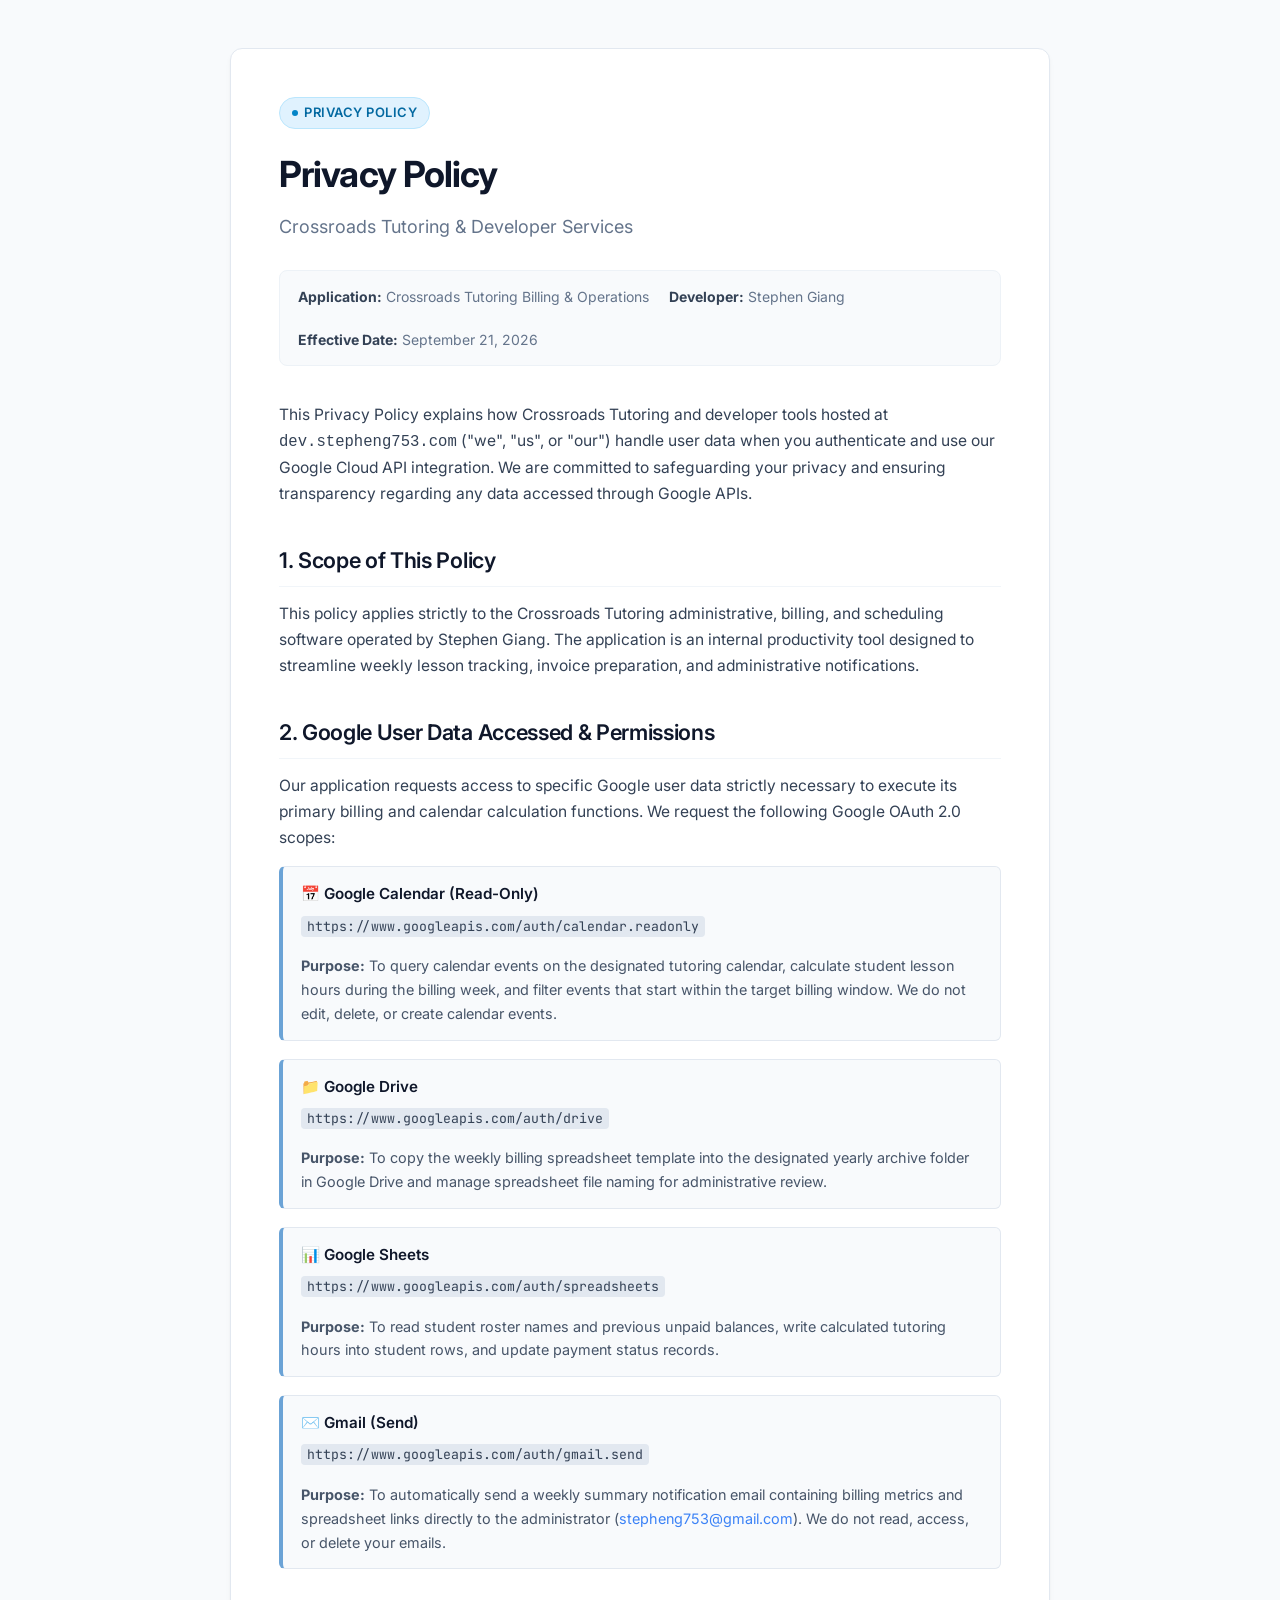
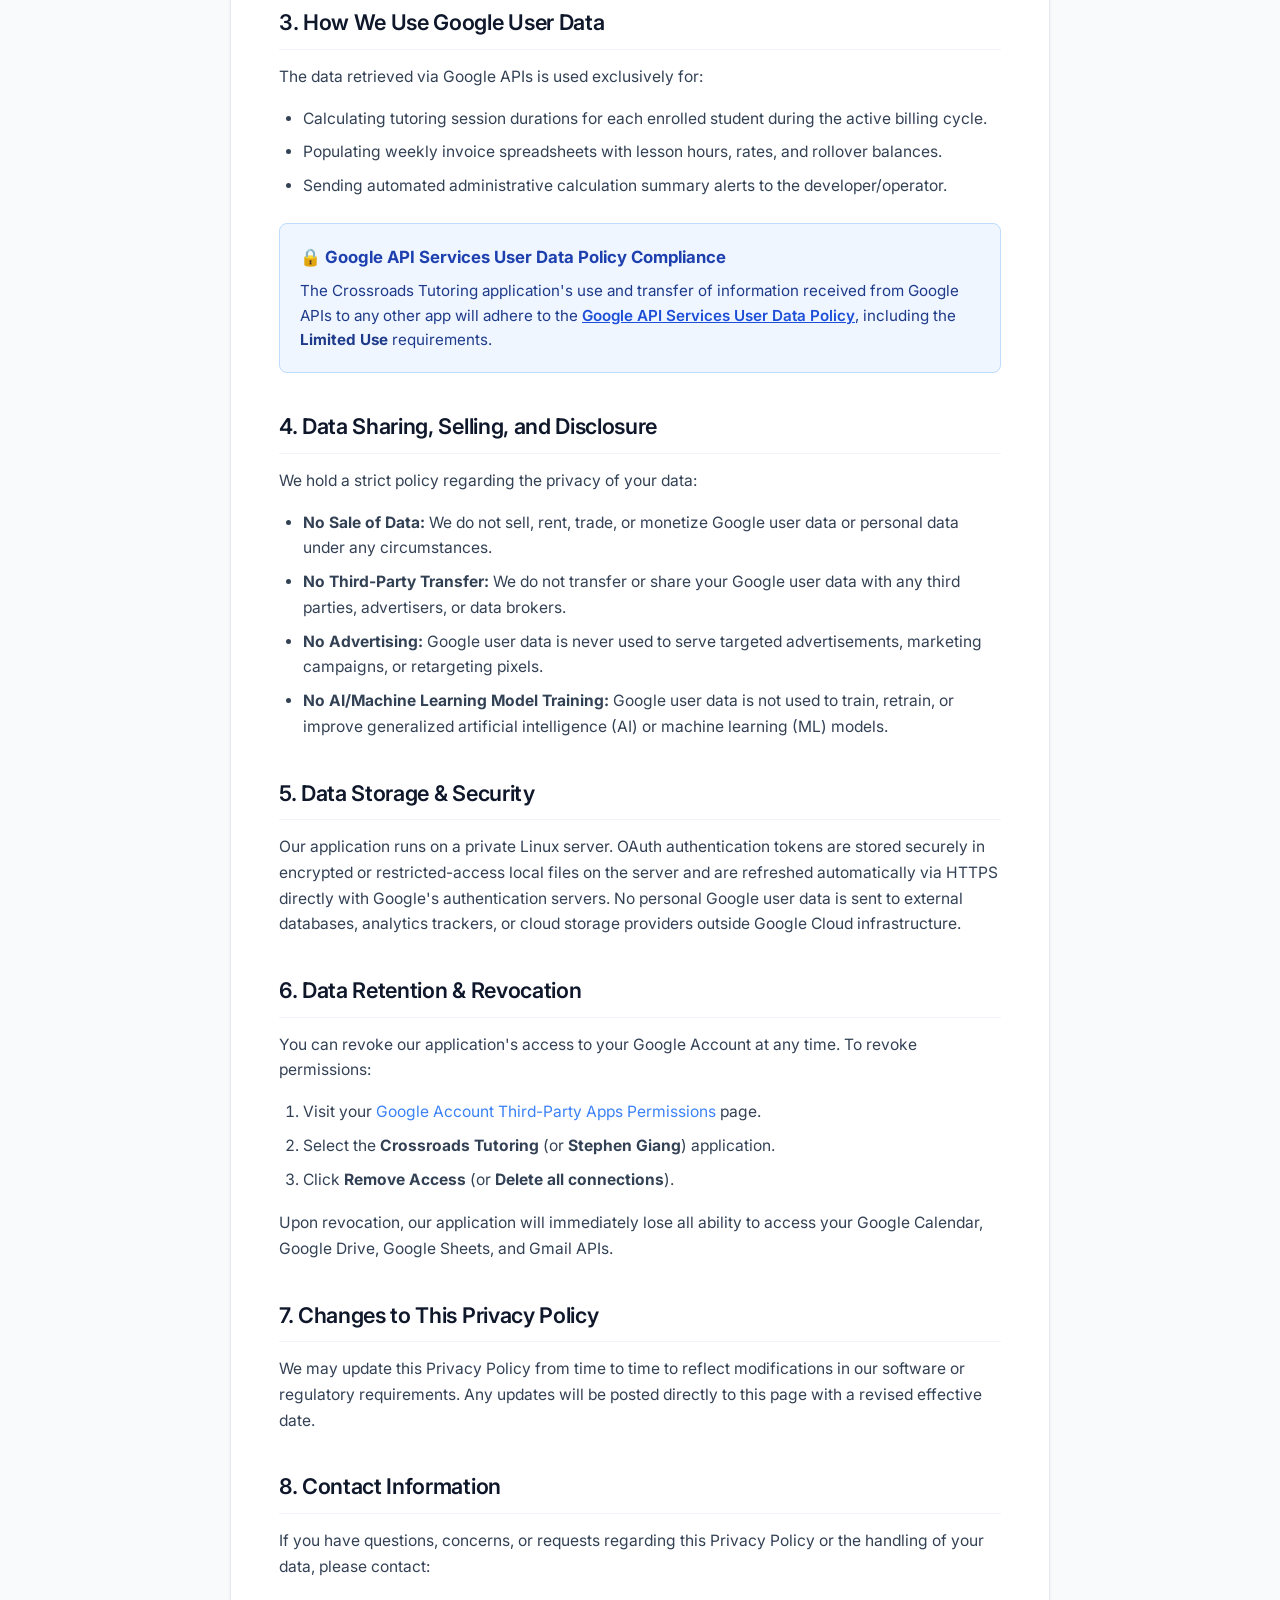
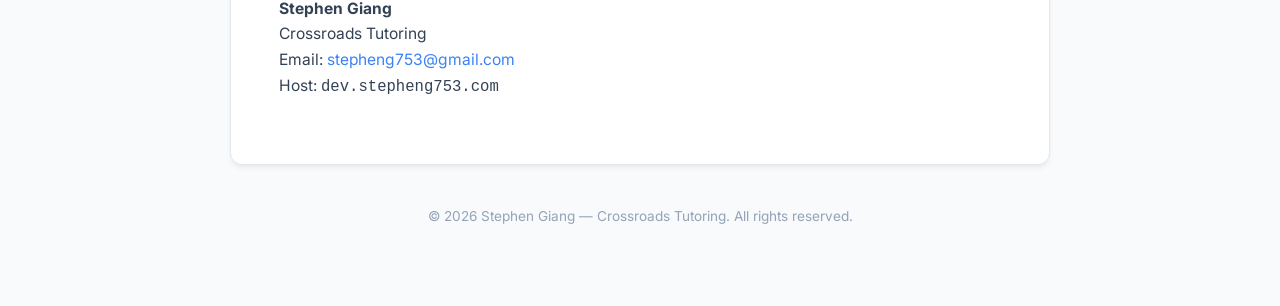
<file: templates/privacy.html>
<!DOCTYPE html>
<html lang="en">
<head>
  <meta charset="UTF-8" />
  <meta name="viewport" content="width=device-width, initial-scale=1.0" />
  <title>Privacy Policy — Crossroads Tutoring</title>
  <meta name="description" content="Privacy Policy for Crossroads Tutoring and developer services hosted on dev.stepheng753.com detailing Google API user data usage, permissions, and compliance with Google API Services User Data Policy." />
  <link rel="icon" type="image/png" href="/static/flash.png" />
  <link rel="shortcut icon" type="image/png" href="/static/flash.png" />
  <link rel="preconnect" href="https://fonts.googleapis.com" />
  <link rel="preconnect" href="https://fonts.gstatic.com" crossorigin />
  <link href="https://fonts.googleapis.com/css2?family=Inter:wght@400;500;600;700&family=JetBrains+Mono:wght@400;500&display=swap" rel="stylesheet" />
  <link rel="stylesheet" href="/css/shared.css" />
  <style>
    :root {
      --font-sans: 'Inter', -apple-system, BlinkMacSystemFont, 'Segoe UI', Roboto, sans-serif;
      --font-mono: 'JetBrains Mono', monospace;
    }

    body {
      margin: 0;
      padding: 0;
      font-family: var(--font-sans);
      background-color: #f8fafc;
      color: #1e293b;
      line-height: 1.65;
      -webkit-font-smoothing: antialiased;
    }

    .page-wrapper {
      min-height: 100vh;
      display: flex;
      flex-direction: column;
      align-items: center;
      padding: 48px 20px 80px;
    }

    .container {
      max-width: 820px;
      width: 100%;
    }

    .policy-card {
      background: #ffffff;
      border: 1px solid #e2e8f0;
      border-radius: 12px;
      padding: 48px;
      box-shadow: 0 4px 6px -1px rgba(0, 0, 0, 0.05), 0 2px 4px -2px rgba(0, 0, 0, 0.05);
    }

    @media (max-width: 640px) {
      .policy-card {
        padding: 28px 20px;
      }
    }

    .header-badge {
      display: inline-flex;
      align-items: center;
      gap: 6px;
      padding: 4px 12px;
      background: #e0f2fe;
      color: #0369a1;
      border: 1px solid #bae6fd;
      border-radius: 9999px;
      font-size: 0.8125rem;
      font-weight: 600;
      text-transform: uppercase;
      letter-spacing: 0.04em;
      margin-bottom: 16px;
    }

    .badge-dot {
      width: 6px;
      height: 6px;
      background: #0284c7;
      border-radius: 50%;
    }

    h1 {
      font-size: 2.25rem;
      font-weight: 700;
      color: #0f172a;
      margin: 0 0 8px 0;
      letter-spacing: -0.025em;
    }

    .subtitle {
      font-size: 1.125rem;
      color: #64748b;
      margin: 0 0 28px 0;
    }

    .meta-bar {
      display: flex;
      flex-wrap: wrap;
      gap: 20px;
      padding: 14px 18px;
      background: #f8fafc;
      border: 1px solid #edf2f7;
      border-radius: 8px;
      font-size: 0.875rem;
      color: #64748b;
      margin-bottom: 36px;
    }

    .meta-item strong {
      color: #334155;
    }

    h2 {
      font-size: 1.35rem;
      font-weight: 600;
      color: #0f172a;
      margin: 36px 0 14px 0;
      padding-bottom: 8px;
      border-bottom: 1px solid #f1f5f9;
      letter-spacing: -0.015em;
    }

    h3 {
      font-size: 1.05rem;
      font-weight: 600;
      color: #1e293b;
      margin: 20px 0 8px 0;
    }

    p {
      margin: 0 0 16px 0;
      color: #334155;
      font-size: 0.975rem;
    }

    ul, ol {
      margin: 0 0 18px 0;
      padding-left: 24px;
      color: #334155;
      font-size: 0.975rem;
    }

    li {
      margin-bottom: 8px;
    }

    .scope-box {
      background: #f8fafc;
      border: 1px solid #e2e8f0;
      border-left: 4px solid #6ba3d6;
      border-radius: 6px;
      padding: 14px 18px;
      margin: 14px 0 18px 0;
    }

    .scope-box .scope-title {
      font-weight: 600;
      color: #0f172a;
      font-size: 0.95rem;
      display: flex;
      align-items: center;
      gap: 8px;
      margin-bottom: 6px;
    }

    .scope-code {
      font-family: var(--font-mono);
      font-size: 0.825rem;
      background: #e2e8f0;
      padding: 2px 6px;
      border-radius: 4px;
      color: #334155;
      word-break: break-all;
    }

    .scope-desc {
      font-size: 0.9rem;
      color: #475569;
      margin: 0;
    }

    /* Limited Use Callout Box */
    .callout-box {
      background: #eff6ff;
      border: 1px solid #bfdbfe;
      border-radius: 8px;
      padding: 20px;
      margin: 24px 0;
    }

    .callout-title {
      font-weight: 700;
      color: #1e40af;
      font-size: 1.05rem;
      margin-bottom: 8px;
      display: flex;
      align-items: center;
      gap: 8px;
    }

    .callout-content {
      font-size: 0.95rem;
      color: #1e3a8a;
      margin: 0;
      line-height: 1.6;
    }

    .callout-content a {
      color: #1d4ed8;
      text-decoration: underline;
      font-weight: 600;
    }

    .callout-content a:hover {
      color: #1e40af;
    }

    .footer {
      margin-top: 40px;
      text-align: center;
      font-size: 0.85rem;
      color: #94a3b8;
    }

    a {
      color: #3b82f6;
      text-decoration: none;
    }

    a:hover {
      text-decoration: underline;
    }
  </style>
</head>
<body>
  <div class="page-wrapper">
    <div class="container">
      <div class="policy-card">
        <div class="header-badge">
          <span class="badge-dot"></span>
          Privacy Policy
        </div>
        
        <h1>Privacy Policy</h1>
        <div class="subtitle">Crossroads Tutoring & Developer Services</div>

        <div class="meta-bar">
          <div class="meta-item"><strong>Application:</strong> Crossroads Tutoring Billing & Operations</div>
          <div class="meta-item"><strong>Developer:</strong> Stephen Giang</div>
          <div class="meta-item"><strong>Effective Date:</strong> September 21, 2026</div>
        </div>

        <p>
          This Privacy Policy explains how Crossroads Tutoring and developer tools hosted at <code>dev.stepheng753.com</code> ("we", "us", or "our") handle user data when you authenticate and use our Google Cloud API integration. We are committed to safeguarding your privacy and ensuring transparency regarding any data accessed through Google APIs.
        </p>

        <h2>1. Scope of This Policy</h2>
        <p>
          This policy applies strictly to the Crossroads Tutoring administrative, billing, and scheduling software operated by Stephen Giang. The application is an internal productivity tool designed to streamline weekly lesson tracking, invoice preparation, and administrative notifications.
        </p>

        <h2>2. Google User Data Accessed & Permissions</h2>
        <p>
          Our application requests access to specific Google user data strictly necessary to execute its primary billing and calendar calculation functions. We request the following Google OAuth 2.0 scopes:
        </p>

        <div class="scope-box">
          <div class="scope-title">
            <span>📅 Google Calendar (Read-Only)</span>
          </div>
          <p><span class="scope-code">https://www.googleapis.com/auth/calendar.readonly</span></p>
          <p class="scope-desc">
            <strong>Purpose:</strong> To query calendar events on the designated tutoring calendar, calculate student lesson hours during the billing week, and filter events that start within the target billing window. We do not edit, delete, or create calendar events.
          </p>
        </div>

        <div class="scope-box">
          <div class="scope-title">
            <span>📁 Google Drive</span>
          </div>
          <p><span class="scope-code">https://www.googleapis.com/auth/drive</span></p>
          <p class="scope-desc">
            <strong>Purpose:</strong> To copy the weekly billing spreadsheet template into the designated yearly archive folder in Google Drive and manage spreadsheet file naming for administrative review.
          </p>
        </div>

        <div class="scope-box">
          <div class="scope-title">
            <span>📊 Google Sheets</span>
          </div>
          <p><span class="scope-code">https://www.googleapis.com/auth/spreadsheets</span></p>
          <p class="scope-desc">
            <strong>Purpose:</strong> To read student roster names and previous unpaid balances, write calculated tutoring hours into student rows, and update payment status records.
          </p>
        </div>

        <div class="scope-box">
          <div class="scope-title">
            <span>✉️ Gmail (Send)</span>
          </div>
          <p><span class="scope-code">https://www.googleapis.com/auth/gmail.send</span></p>
          <p class="scope-desc">
            <strong>Purpose:</strong> To automatically send a weekly summary notification email containing billing metrics and spreadsheet links directly to the administrator (<a href="mailto:stepheng753@gmail.com">stepheng753@gmail.com</a>). We do not read, access, or delete your emails.
          </p>
        </div>

        <h2>3. How We Use Google User Data</h2>
        <p>The data retrieved via Google APIs is used exclusively for:</p>
        <ul>
          <li>Calculating tutoring session durations for each enrolled student during the active billing cycle.</li>
          <li>Populating weekly invoice spreadsheets with lesson hours, rates, and rollover balances.</li>
          <li>Sending automated administrative calculation summary alerts to the developer/operator.</li>
        </ul>

        <div class="callout-box">
          <div class="callout-title">
            <span>🔒 Google API Services User Data Policy Compliance</span>
          </div>
          <p class="callout-content">
            The Crossroads Tutoring application's use and transfer of information received from Google APIs to any other app will adhere to the 
            <a href="https://developers.google.com/terms/api-services-user-data-policy" target="_blank" rel="noopener noreferrer">Google API Services User Data Policy</a>, 
            including the <strong>Limited Use</strong> requirements.
          </p>
        </div>

        <h2>4. Data Sharing, Selling, and Disclosure</h2>
        <p>We hold a strict policy regarding the privacy of your data:</p>
        <ul>
          <li><strong>No Sale of Data:</strong> We do not sell, rent, trade, or monetize Google user data or personal data under any circumstances.</li>
          <li><strong>No Third-Party Transfer:</strong> We do not transfer or share your Google user data with any third parties, advertisers, or data brokers.</li>
          <li><strong>No Advertising:</strong> Google user data is never used to serve targeted advertisements, marketing campaigns, or retargeting pixels.</li>
          <li><strong>No AI/Machine Learning Model Training:</strong> Google user data is not used to train, retrain, or improve generalized artificial intelligence (AI) or machine learning (ML) models.</li>
        </ul>

        <h2>5. Data Storage & Security</h2>
        <p>
          Our application runs on a private Linux server. OAuth authentication tokens are stored securely in encrypted or restricted-access local files on the server and are refreshed automatically via HTTPS directly with Google's authentication servers. No personal Google user data is sent to external databases, analytics trackers, or cloud storage providers outside Google Cloud infrastructure.
        </p>

        <h2>6. Data Retention & Revocation</h2>
        <p>
          You can revoke our application's access to your Google Account at any time. To revoke permissions:
        </p>
        <ol>
          <li>Visit your <a href="https://myaccount.google.com/permissions" target="_blank" rel="noopener noreferrer">Google Account Third-Party Apps Permissions</a> page.</li>
          <li>Select the <strong>Crossroads Tutoring</strong> (or <strong>Stephen Giang</strong>) application.</li>
          <li>Click <strong>Remove Access</strong> (or <strong>Delete all connections</strong>).</li>
        </ol>
        <p>
          Upon revocation, our application will immediately lose all ability to access your Google Calendar, Google Drive, Google Sheets, and Gmail APIs.
        </p>

        <h2>7. Changes to This Privacy Policy</h2>
        <p>
          We may update this Privacy Policy from time to time to reflect modifications in our software or regulatory requirements. Any updates will be posted directly to this page with a revised effective date.
        </p>

        <h2>8. Contact Information</h2>
        <p>
          If you have questions, concerns, or requests regarding this Privacy Policy or the handling of your data, please contact:
        </p>
        <p>
          <strong>Stephen Giang</strong><br />
          Crossroads Tutoring<br />
          Email: <a href="mailto:stepheng753@gmail.com">stepheng753@gmail.com</a><br />
          Host: <code>dev.stepheng753.com</code>
        </p>
      </div>

      <div class="footer">
        &copy; 2026 Stephen Giang — Crossroads Tutoring. All rights reserved.
      </div>
    </div>
  </div>
</body>
</html>
</file>
<file: css/shared.css>
/* ==========================================================================
   CROSSROADS BACKEND & SERVICES - SHARED DESIGN SYSTEM & THEME
   Unified across:
   1. System Monitor (/monitoring)
   2. Crossroads Tutoring Console (/tutoring)
   3. Swagger API UI (/docs)
   ========================================================================== */

/* --------------------------------------------------------------------------
   1. DESIGN TOKENS (LIGHT MODE)
   -------------------------------------------------------------------------- */
:root {
  --card: #ffffff;
  --ring: #6ba3d6;
  --input: #e5e7eb;
  --muted: #f9fafb;
  --accent: #eaf3fa;
  --border: #e5e7eb;
  --radius: 0.375rem;
  --chart-1: #6ba3d6;
  --chart-2: #548ec4;
  --chart-3: #467eb5;
  --chart-4: #3b6f9e;
  --chart-5: #2d567c;
  --popover: #ffffff;
  --primary: #6ba3d6;
  --sidebar: #f9fafb;
  --font-mono: 'JetBrains Mono', monospace;
  --font-sans: 'Inter', -apple-system, BlinkMacSystemFont, 'Segoe UI', Roboto, sans-serif;
  --secondary: #f3f4f6;
  --background: #ffffff;
  --font-serif: 'Source Serif 4', serif;
  --foreground: #111827;
  --destructive: #ef4444;
  --sidebar-ring: #6ba3d6;
  --sidebar-accent: #eaf3fa;
  --sidebar-border: #e5e7eb;
  --card-foreground: #111827;
  --sidebar-primary: #6ba3d6;
  --muted-foreground: #4b5563;
  --accent-foreground: #1e3a8a;
  --popover-foreground: #111827;
  --primary-foreground: #ffffff;
  --sidebar-foreground: #111827;
  --secondary-foreground: #374151;
  --destructive-foreground: #ffffff;
  --sidebar-accent-foreground: #1e3a8a;
  --sidebar-primary-foreground: #ffffff;

  /* Semantic UI Aliases */
  --bg-page: var(--background);
  --card-bg: var(--card);
  --card-border: var(--border);
  --card-shadow: 0 1px 3px rgba(0, 0, 0, 0.06), 0 2px 8px rgba(0, 0, 0, 0.04);
  --card-hover-shadow: 0 4px 14px rgba(0, 0, 0, 0.09);
  --text-main: var(--foreground);
  --text-secondary: var(--secondary-foreground);
  --text-muted: var(--muted-foreground);
  --primary-blue: #6ba3d6;
  --primary-blue-hover: #548ec4;
  --blue-subtle: #edf5fc;

  /* Status Tokens */
  --green-bg: #ecfdf5;
  --green-text: #047857;
  --green-border: #a7f3d0;
  --green-bar: #10b981;

  --yellow-bg: #fffbeb;
  --yellow-text: #b45309;
  --yellow-border: #fde68a;
  --yellow-bar: #f59e0b;

  --red-bg: #fef2f2;
  --red-text: #b91c1c;
  --red-border: #fecaca;
  --red-bar: #ef4444;

  --gray-bg: #f3f4f6;
  --gray-text: #4b5563;
  --gray-border: #e5e7eb;

  --orange-bg: #fff7ed;
  --orange-text: #c2410c;
  --orange-border: #fed7aa;

  --terminal-bg: #1e1f23;
  --terminal-text: #34d399;
}

/* --------------------------------------------------------------------------
   2. DESIGN TOKENS (DARK MODE - PURE WHITE TEXT EVERYWHERE)
   -------------------------------------------------------------------------- */
.dark,
[data-theme="dark"] {
  --card: #262626;
  --ring: #6ba3d6;
  --input: #404040;
  --muted: #262626;
  --accent: #1e293b;
  --border: #404040;
  --radius: 0.375rem;
  --chart-1: #8bbbe5;
  --chart-2: #6ba3d6;
  --chart-3: #548ec4;
  --chart-4: #467eb5;
  --chart-5: #3b6f9e;
  --popover: #262626;
  --primary: #6ba3d6;
  --sidebar: #171717;
  --secondary: #262626;
  --background: #171717;
  --foreground: #ffffff;
  /* Crisp pure white text */
  --destructive: #ef4444;
  --sidebar-ring: #6ba3d6;
  --sidebar-accent: #1e293b;
  --sidebar-border: #404040;
  --card-foreground: #ffffff;
  --sidebar-primary: #6ba3d6;
  --muted-foreground: #ffffff;
  /* Pure white text - no grey */
  --accent-foreground: #ffffff;
  --popover-foreground: #ffffff;
  --primary-foreground: #ffffff;
  --sidebar-foreground: #ffffff;
  --secondary-foreground: #ffffff;
  /* Pure white */
  --destructive-foreground: #ffffff;
  --sidebar-accent-foreground: #ffffff;
  --sidebar-primary-foreground: #ffffff;

  /* Semantic UI Aliases */
  --bg-page: var(--background);
  --card-bg: var(--card);
  --card-border: var(--border);
  --card-shadow: 0 1px 3px rgba(0, 0, 0, 0.4), 0 2px 8px rgba(0, 0, 0, 0.3);
  --card-hover-shadow: 0 4px 16px rgba(0, 0, 0, 0.6);
  --text-main: #ffffff;
  --text-secondary: #ffffff;
  --text-muted: #ffffff;
  --primary-blue: #6ba3d6;
  --primary-blue-hover: #8bbbe5;
  --blue-subtle: rgba(107, 163, 214, 0.16);

  /* Status Tokens */
  --green-bg: #064e3b;
  --green-text: #81c995;
  --green-border: #047857;
  --green-bar: #34a853;

  --yellow-bg: #451a03;
  --yellow-text: #fdd663;
  --yellow-border: #78350f;
  --yellow-bar: #fbbc04;

  --red-bg: #450a0a;
  --red-text: #f28b82;
  --red-border: #7f1d1d;
  --red-bar: #ef4444;

  --gray-bg: #262626;
  --gray-text: #ffffff;
  --gray-border: #404040;

  --orange-bg: #381f15;
  --orange-text: #fb923c;
  --orange-border: #5a2e1d;

  --terminal-bg: #141414;
  --terminal-text: #4ade80;
}

/* --------------------------------------------------------------------------
   3. TAILWIND CSS @THEME INLINE COMPATIBILITY
   -------------------------------------------------------------------------- */
@theme inline {
  --color-card: var(--card);
  --color-ring: var(--ring);
  --color-input: var(--input);
  --color-muted: var(--muted);
  --color-accent: var(--accent);
  --color-border: var(--border);
  --color-radius: var(--radius);
  --color-chart-1: var(--chart-1);
  --color-chart-2: var(--chart-2);
  --color-chart-3: var(--chart-3);
  --color-chart-4: var(--chart-4);
  --color-chart-5: var(--chart-5);
  --color-popover: var(--popover);
  --color-primary: var(--primary);
  --color-sidebar: var(--sidebar);
  --color-font-mono: var(--font-mono);
  --color-font-sans: var(--font-sans);
  --color-secondary: var(--secondary);
  --color-background: var(--background);
  --color-font-serif: var(--font-serif);
  --color-foreground: var(--foreground);
  --color-destructive: var(--destructive);
  --color-sidebar-ring: var(--sidebar-ring);
  --color-sidebar-accent: var(--sidebar-accent);
  --color-sidebar-border: var(--sidebar-border);
  --color-card-foreground: var(--card-foreground);
  --color-sidebar-primary: var(--sidebar-primary);
  --color-muted-foreground: var(--muted-foreground);
  --color-accent-foreground: var(--accent-foreground);
  --color-popover-foreground: var(--popover-foreground);
  --color-primary-foreground: var(--primary-foreground);
  --color-sidebar-foreground: var(--sidebar-foreground);
  --color-secondary-foreground: var(--secondary-foreground);
  --color-destructive-foreground: var(--destructive-foreground);
  --color-sidebar-accent-foreground: var(--sidebar-accent-foreground);
  --color-sidebar-primary-foreground: var(--sidebar-primary-foreground);
}

/* --------------------------------------------------------------------------
   4. BASE ELEMENTS & TYPOGRAPHY
   -------------------------------------------------------------------------- */
*,
*::before,
*::after {
  box-sizing: border-box;
  margin: 0;
  padding: 0;
  transition: background-color 0.2s ease, border-color 0.2s ease, color 0.15s ease;
}

body {
  font-family: var(--font-sans);
  background-color: var(--bg-page);
  color: var(--text-main);
  line-height: 1.5;
  -webkit-font-smoothing: antialiased;
}

h1,
h2,
h3,
h4,
h5,
h6 {
  color: var(--text-main);
  font-weight: 700;
}

.dark body,
[data-theme="dark"] body,
.dark h1,
.dark h2,
.dark h3,
.dark h4,
.dark h5,
.dark h6,
[data-theme="dark"] h1,
[data-theme="dark"] h2,
[data-theme="dark"] h3,
[data-theme="dark"] h4,
[data-theme="dark"] h5,
[data-theme="dark"] h6,
.dark p,
[data-theme="dark"] p,
.dark span,
[data-theme="dark"] span,
.dark td,
[data-theme="dark"] td,
.dark th,
[data-theme="dark"] th {
  color: #ffffff;
}

/* --------------------------------------------------------------------------
   5. UNIFIED NAVIGATION BAR BUTTONS (IDENTICAL ACROSS ALL 3 PAGES)
   Order: Docs -> Tutoring Calc -> System Monitor -> Light/Dark Mode
   -------------------------------------------------------------------------- */
.nav-btn,
.swagger-btn {
  display: inline-flex !important;
  align-items: center !important;
  justify-content: center !important;
  gap: 7px !important;
  font-family: var(--font-sans) !important;
  font-size: 0.83rem !important;
  font-weight: 600 !important;
  padding: 7px 14px !important;
  border-radius: 8px !important;
  text-decoration: none !important;
  cursor: pointer !important;
  background: #5b95cb !important;
  /* Soft baby blue */
  color: #ffffff !important;
  /* Pure white text */
  border: 1px solid #5b95cb !important;
  box-shadow: 0 1px 3px rgba(0, 0, 0, 0.08) !important;
  transition: all 0.18s ease !important;
  white-space: nowrap !important;
  line-height: 1.4 !important;
}

#theme-toggle,
#swagger-theme-toggle {
  padding: 5px 9px !important;
}

.theme-icon,
[data-theme="dark"] .theme-icon,
.dark .theme-icon,
[data-theme="dark"] .swagger-ui .theme-icon,
.dark .swagger-ui .theme-icon {
  width: 26px;
  height: 21px;
  object-fit: contain;
  display: block;
  filter: brightness(0) invert(1) !important;
  pointer-events: none;
}

.nav-btn:hover,
.swagger-btn:hover {
  background: #4f89be !important;
  border-color: #4f89be !important;
  color: #ffffff !important;
  box-shadow: 0 3px 8px rgba(91, 149, 203, 0.25) !important;
  transform: translateY(-1px);
}

.nav-btn.active,
.swagger-btn.active {
  background: #4278aa !important;
  border-color: #396a97 !important;
  color: #ffffff !important;
  box-shadow: inset 0 2px 4px rgba(0, 0, 0, 0.2) !important;
}

/* Hard protection against CSS inheritance or theme overrides */
.dark .nav-btn,
.dark .swagger-btn,
[data-theme="dark"] .nav-btn,
[data-theme="dark"] .swagger-btn,
.swagger-ui .info a.nav-btn,
.swagger-ui .info a.swagger-btn,
.dark .swagger-ui .info a.nav-btn,
.dark .swagger-ui .info a.swagger-btn,
[data-theme="dark"] .swagger-ui .info a.nav-btn,
[data-theme="dark"] .swagger-ui .info a.swagger-btn {
  color: #ffffff !important;
  background: #4f89be !important;
  border: 1px solid #4f89be !important;
}

.dark .nav-btn:hover,
.dark .swagger-btn:hover,
[data-theme="dark"] .nav-btn:hover,
[data-theme="dark"] .swagger-btn:hover,
.dark .swagger-ui .info a.nav-btn:hover,
.dark .swagger-ui .info a.swagger-btn:hover,
[data-theme="dark"] .swagger-ui .info a.nav-btn:hover,
[data-theme="dark"] .swagger-ui .info a.swagger-btn:hover {
  color: #ffffff !important;
  background: #5b95cb !important;
  border-color: #5b95cb !important;
}

.dark .nav-btn.active,
.dark .swagger-btn.active,
[data-theme="dark"] .nav-btn.active,
[data-theme="dark"] .swagger-btn.active {
  background: #396a97 !important;
  border-color: #305c83 !important;
  color: #ffffff !important;
}

/* --------------------------------------------------------------------------
   6. DEDICATED GOOGLE DRIVE WORKSPACE BUTTONS
   -------------------------------------------------------------------------- */
.drive-btn {
  display: inline-flex;
  align-items: center;
  gap: 6px;
  font-family: var(--font-sans);
  font-size: 0.82rem;
  font-weight: 600;
  padding: 8px 14px;
  border-radius: 8px;
  background: var(--card-bg);
  color: var(--text-main);
  border: 1px solid var(--card-border);
  text-decoration: none;
  box-shadow: 0 1px 2px rgba(0, 0, 0, 0.05);
  transition: all 0.2s ease;
  white-space: nowrap;
}

.drive-btn:hover {
  background: var(--blue-subtle);
  border-color: var(--primary-blue);
  color: var(--primary-blue);
  transform: translateY(-1px);
  box-shadow: 0 4px 12px rgba(59, 130, 246, 0.15);
}

.dark .drive-btn,
[data-theme="dark"] .drive-btn {
  background: #262626;
  color: #ffffff;
  border-color: #404040;
}

.dark .drive-btn:hover,
[data-theme="dark"] .drive-btn:hover {
  background: rgba(107, 163, 214, 0.2);
  border-color: #6ba3d6;
  color: #ffffff;
}

/* --------------------------------------------------------------------------
   7. SWAGGER UI NATIVE HIGH-CONTRAST DARK OVERRIDES (ZERO GREY TEXT)
   -------------------------------------------------------------------------- */
[data-theme="dark"] .swagger-ui,
.dark .swagger-ui {
  background: #171717 !important;
  color: #ffffff !important;
}

[data-theme="dark"] .swagger-ui *:not(.theme-icon),
.dark .swagger-ui *:not(.theme-icon) {
  filter: none !important;
}

/* EXHAUSTIVE ZERO GREY TEXT ENFORCEMENT IN DARK MODE */
[data-theme="dark"] .swagger-ui p,
.dark .swagger-ui p,
[data-theme="dark"] .swagger-ui span:not(.opblock-summary-method):not(.required),
.dark .swagger-ui span:not(.opblock-summary-method):not(.required),
[data-theme="dark"] .swagger-ui div:not(.opblock-summary-method),
.dark .swagger-ui div:not(.opblock-summary-method),
[data-theme="dark"] .swagger-ui label,
.dark .swagger-ui label,
[data-theme="dark"] .swagger-ui td,
.dark .swagger-ui td,
[data-theme="dark"] .swagger-ui th,
.dark .swagger-ui th,
[data-theme="dark"] .swagger-ui small,
.dark .swagger-ui small,
[data-theme="dark"] .swagger-ui i,
.dark .swagger-ui i,
[data-theme="dark"] .swagger-ui em,
.dark .swagger-ui em,
[data-theme="dark"] .swagger-ui strong,
.dark .swagger-ui strong,
[data-theme="dark"] .swagger-ui b,
.dark .swagger-ui b,
[data-theme="dark"] .swagger-ui h1,
.dark .swagger-ui h1,
[data-theme="dark"] .swagger-ui h2,
.dark .swagger-ui h2,
[data-theme="dark"] .swagger-ui h3,
.dark .swagger-ui h3,
[data-theme="dark"] .swagger-ui h4,
.dark .swagger-ui h4,
[data-theme="dark"] .swagger-ui h5,
.dark .swagger-ui h5,
[data-theme="dark"] .swagger-ui .opblock-description-wrapper,
.dark .swagger-ui .opblock-description-wrapper,
[data-theme="dark"] .swagger-ui .opblock-description-wrapper p,
.dark .swagger-ui .opblock-description-wrapper p,
[data-theme="dark"] .swagger-ui .opblock-description,
.dark .swagger-ui .opblock-description,
[data-theme="dark"] .swagger-ui .opblock-description p,
.dark .swagger-ui .opblock-description p,
[data-theme="dark"] .swagger-ui .opblock-external-docs-wrapper,
.dark .swagger-ui .opblock-external-docs-wrapper,
[data-theme="dark"] .swagger-ui .opblock-title_normal,
.dark .swagger-ui .opblock-title_normal,
[data-theme="dark"] .swagger-ui .opblock-title_normal p,
.dark .swagger-ui .opblock-title_normal p,
[data-theme="dark"] .swagger-ui .markdown,
.dark .swagger-ui .markdown,
[data-theme="dark"] .swagger-ui .markdown p,
.dark .swagger-ui .markdown p,
[data-theme="dark"] .swagger-ui .renderedMarkdown,
.dark .swagger-ui .renderedMarkdown,
[data-theme="dark"] .swagger-ui .renderedMarkdown p,
.dark .swagger-ui .renderedMarkdown p,
[data-theme="dark"] .swagger-ui .parameter__name,
.dark .swagger-ui .parameter__name,
[data-theme="dark"] .swagger-ui .parameter__type,
.dark .swagger-ui .parameter__type,
[data-theme="dark"] .swagger-ui .parameter__in,
.dark .swagger-ui .parameter__in,
[data-theme="dark"] .swagger-ui .parameter__extension,
.dark .swagger-ui .parameter__extension,
[data-theme="dark"] .swagger-ui .parameters-col_name,
.dark .swagger-ui .parameters-col_name,
[data-theme="dark"] .swagger-ui .parameters-col_description,
.dark .swagger-ui .parameters-col_description,
[data-theme="dark"] .swagger-ui .response-col_status,
.dark .swagger-ui .response-col_status,
[data-theme="dark"] .swagger-ui .response-col_description,
.dark .swagger-ui .response-col_description,
[data-theme="dark"] .swagger-ui .response-col_links,
.dark .swagger-ui .response-col_links,
[data-theme="dark"] .swagger-ui .response-col_links i,
.dark .swagger-ui .response-col_links i,
[data-theme="dark"] .swagger-ui .response-undocumented,
.dark .swagger-ui .response-undocumented,
[data-theme="dark"] .swagger-ui .opblock-section-header h4,
.dark .swagger-ui .opblock-section-header h4,
[data-theme="dark"] .swagger-ui .opblock-section-header label,
.dark .swagger-ui .opblock-section-header label,
[data-theme="dark"] .swagger-ui .responses-inner h4,
.dark .swagger-ui .responses-inner h4,
[data-theme="dark"] .swagger-ui .responses-inner h5,
.dark .swagger-ui .responses-inner h5 {
  color: #ffffff !important;
}

/* LINKS IN SWAGGER */
[data-theme="dark"] .swagger-ui a:not(.nav-btn):not(.swagger-btn),
.dark .swagger-ui a:not(.nav-btn):not(.swagger-btn) {
  color: #60a5fa !important;
}

/* REQUIRED ASTERISK */
[data-theme="dark"] .swagger-ui .parameter__name.required span,
.dark .swagger-ui .parameter__name.required span,
[data-theme="dark"] .swagger-ui .parameter__name.required:after,
.dark .swagger-ui .parameter__name.required:after {
  color: #ef4444 !important;
}

/* TRY IT OUT BUTTON */
[data-theme="dark"] .swagger-ui .btn.try-out__btn,
.dark .swagger-ui .btn.try-out__btn {
  color: #ffffff !important;
  border: 1px solid #6ba3d6 !important;
  background: rgba(107, 163, 214, 0.15) !important;
  border-radius: 6px !important;
  font-weight: 600 !important;
  transition: all 0.2s ease !important;
}

[data-theme="dark"] .swagger-ui .btn.try-out__btn:hover,
.dark .swagger-ui .btn.try-out__btn:hover {
  background: #6ba3d6 !important;
  color: #ffffff !important;
}

/* EXECUTE & CANCEL BUTTONS */
[data-theme="dark"] .swagger-ui .btn.execute,
.dark .swagger-ui .btn.execute {
  background-color: #5b95cb !important;
  border-color: #5b95cb !important;
  color: #ffffff !important;
  font-weight: 700 !important;
}

[data-theme="dark"] .swagger-ui .btn.execute:hover,
.dark .swagger-ui .btn.execute:hover {
  background-color: #4f89be !important;
  border-color: #4f89be !important;
}

[data-theme="dark"] .swagger-ui .btn.btn-clear,
.dark .swagger-ui .btn.btn-clear {
  color: #ffffff !important;
  border-color: #52525b !important;
  background: #27272a !important;
}

/* INPUTS & TEXTAREAS & PLACEHOLDERS */
[data-theme="dark"] .swagger-ui input[type=text],
[data-theme="dark"] .swagger-ui input[type=password],
[data-theme="dark"] .swagger-ui textarea,
.dark .swagger-ui input[type=text],
.dark .swagger-ui input[type=password],
.dark .swagger-ui textarea {
  background: #141414 !important;
  color: #ffffff !important;
  border: 1px solid #52525b !important;
  border-radius: 6px !important;
}

[data-theme="dark"] .swagger-ui input::placeholder,
.dark .swagger-ui input::placeholder,
[data-theme="dark"] .swagger-ui textarea::placeholder,
.dark .swagger-ui textarea::placeholder {
  color: rgba(255, 255, 255, 0.75) !important;
}

/* ACCEPT CONTROL MESSAGE */
[data-theme="dark"] .swagger-ui .response-control-media-type__accept-message,
.dark .swagger-ui .response-control-media-type__accept-message {
  color: #86efac !important;
}

/* SERVERS SECTION */
[data-theme="dark"] .swagger-ui .scheme-container,
.dark .swagger-ui .scheme-container {
  background: #262626 !important;
  box-shadow: none !important;
  border-top: 1px solid #404040 !important;
  border-bottom: 1px solid #404040 !important;
  padding: 16px 0 !important;
  margin: 20px 0 !important;
}

[data-theme="dark"] .swagger-ui .scheme-container label,
.dark .swagger-ui .scheme-container label {
  color: #ffffff !important;
  font-weight: 600 !important;
}

[data-theme="dark"] .swagger-ui select,
.dark .swagger-ui select {
  background: #171717 !important;
  color: #ffffff !important;
  border: 1px solid #404040 !important;
  border-radius: 6px !important;
  padding: 8px 12px !important;
}

/* AUTHORIZE BUTTON */
[data-theme="dark"] .swagger-ui .btn.authorize,
.dark .swagger-ui .btn.authorize {
  color: #6ba3d6 !important;
  border-color: #6ba3d6 !important;
  background: rgba(107, 163, 214, 0.12) !important;
}

[data-theme="dark"] .swagger-ui .btn.authorize svg,
.dark .swagger-ui .btn.authorize svg {
  fill: #6ba3d6 !important;
}

/* TAGS & HEADINGS */
[data-theme="dark"] .swagger-ui .opblock-tag,
.dark .swagger-ui .opblock-tag {
  color: #ffffff !important;
  border-bottom: 1px solid #404040 !important;
}

[data-theme="dark"] .swagger-ui .opblock-tag:hover,
.dark .swagger-ui .opblock-tag:hover {
  background: rgba(255, 255, 255, 0.04) !important;
}

[data-theme="dark"] .swagger-ui .opblock-tag small,
.dark .swagger-ui .opblock-tag small {
  color: #ffffff !important;
}

/* OPERATION BLOCKS */
[data-theme="dark"] .swagger-ui .opblock,
.dark .swagger-ui .opblock {
  background: #262626 !important;
  border: 1px solid #404040 !important;
  border-radius: 8px !important;
  box-shadow: 0 1px 3px rgba(0, 0, 0, 0.3) !important;
  margin-bottom: 12px !important;
}

[data-theme="dark"] .swagger-ui .opblock .opblock-summary,
.dark .swagger-ui .opblock .opblock-summary {
  border-color: transparent !important;
}

[data-theme="dark"] .swagger-ui .opblock .opblock-summary-path,
.dark .swagger-ui .opblock .opblock-summary-path {
  color: #ffffff !important;
  font-weight: 700 !important;
}

[data-theme="dark"] .swagger-ui .opblock .opblock-summary-description,
.dark .swagger-ui .opblock .opblock-summary-description {
  color: #ffffff !important;
}

/* METHOD BADGES & HIGHLIGHTS */
[data-theme="dark"] .swagger-ui .opblock.opblock-get,
.dark .swagger-ui .opblock.opblock-get {
  background: rgba(107, 163, 214, 0.08) !important;
  border-color: rgba(107, 163, 214, 0.35) !important;
}

[data-theme="dark"] .swagger-ui .opblock.opblock-get .opblock-summary-method,
.dark .swagger-ui .opblock.opblock-get .opblock-summary-method {
  background: #5b95cb !important;
  color: #ffffff !important;
}

[data-theme="dark"] .swagger-ui .opblock.opblock-post,
.dark .swagger-ui .opblock.opblock-post {
  background: rgba(34, 197, 94, 0.08) !important;
  border-color: rgba(34, 197, 94, 0.35) !important;
}

[data-theme="dark"] .swagger-ui .opblock.opblock-post .opblock-summary-method,
.dark .swagger-ui .opblock.opblock-post .opblock-summary-method {
  background: #22c55e !important;
  color: #ffffff !important;
}

[data-theme="dark"] .swagger-ui .opblock.opblock-put,
.dark .swagger-ui .opblock.opblock-put {
  background: rgba(245, 158, 11, 0.08) !important;
  border-color: rgba(245, 158, 11, 0.35) !important;
}

[data-theme="dark"] .swagger-ui .opblock.opblock-put .opblock-summary-method,
.dark .swagger-ui .opblock.opblock-put .opblock-summary-method {
  background: #f59e0b !important;
  color: #ffffff !important;
}

[data-theme="dark"] .swagger-ui .opblock.opblock-delete,
.dark .swagger-ui .opblock.opblock-delete {
  background: rgba(239, 68, 68, 0.08) !important;
  border-color: rgba(239, 68, 68, 0.35) !important;
}

[data-theme="dark"] .swagger-ui .opblock.opblock-delete .opblock-summary-method,
.dark .swagger-ui .opblock.opblock-delete .opblock-summary-method {
  background: #ef4444 !important;
  color: #ffffff !important;
}

/* EXPANDED OPBLOCK BODY & PARAMETERS */
[data-theme="dark"] .swagger-ui .opblock-body,
.dark .swagger-ui .opblock-body {
  background: #1c1c1c !important;
  color: #ffffff !important;
}

[data-theme="dark"] .swagger-ui .opblock-body pre,
.dark .swagger-ui .opblock-body pre {
  background: #141414 !important;
  color: #ffffff !important;
  border: 1px solid #404040 !important;
}

[data-theme="dark"] .swagger-ui .opblock-section-header,
.dark .swagger-ui .opblock-section-header {
  background: #262626 !important;
}

/* CODE & SYNTAX HIGHLIGHTING (MICROLIGHT) */
[data-theme="dark"] .swagger-ui .microlight,
.dark .swagger-ui .microlight,
[data-theme="dark"] .swagger-ui .microlight *,
.dark .swagger-ui .microlight * {
  color: #ffffff !important;
  background: transparent !important;
}

/* TAB LINKS */
[data-theme="dark"] .swagger-ui .tab li button.tablinks,
.dark .swagger-ui .tab li button.tablinks {
  color: #ffffff !important;
}

[data-theme="dark"] .swagger-ui .tab li button.tablinks.active,
.dark .swagger-ui .tab li button.tablinks.active {
  color: #60a5fa !important;
  border-bottom: 2px solid #60a5fa !important;
  font-weight: 700 !important;
}

/* AUTHORIZE MODAL */
[data-theme="dark"] .swagger-ui .dialog-ux .backdrop-ux,
.dark .swagger-ui .dialog-ux .backdrop-ux {
  background: rgba(0, 0, 0, 0.75) !important;
}

[data-theme="dark"] .swagger-ui .dialog-ux .modal-ux,
.dark .swagger-ui .dialog-ux .modal-ux {
  background: #262626 !important;
  border: 1px solid #404040 !important;
  color: #ffffff !important;
  box-shadow: 0 20px 25px -5px rgba(0, 0, 0, 0.5) !important;
}

[data-theme="dark"] .swagger-ui .dialog-ux .modal-ux-header,
.dark .swagger-ui .dialog-ux .modal-ux-header {
  border-bottom: 1px solid #404040 !important;
}

[data-theme="dark"] .swagger-ui .dialog-ux .modal-ux-header h3,
.dark .swagger-ui .dialog-ux .modal-ux-header h3,
[data-theme="dark"] .swagger-ui .dialog-ux .modal-ux-content h4,
.dark .swagger-ui .dialog-ux .modal-ux-content h4,
[data-theme="dark"] .swagger-ui .dialog-ux .modal-ux-content p,
.dark .swagger-ui .dialog-ux .modal-ux-content p {
  color: #ffffff !important;
}
</file>
